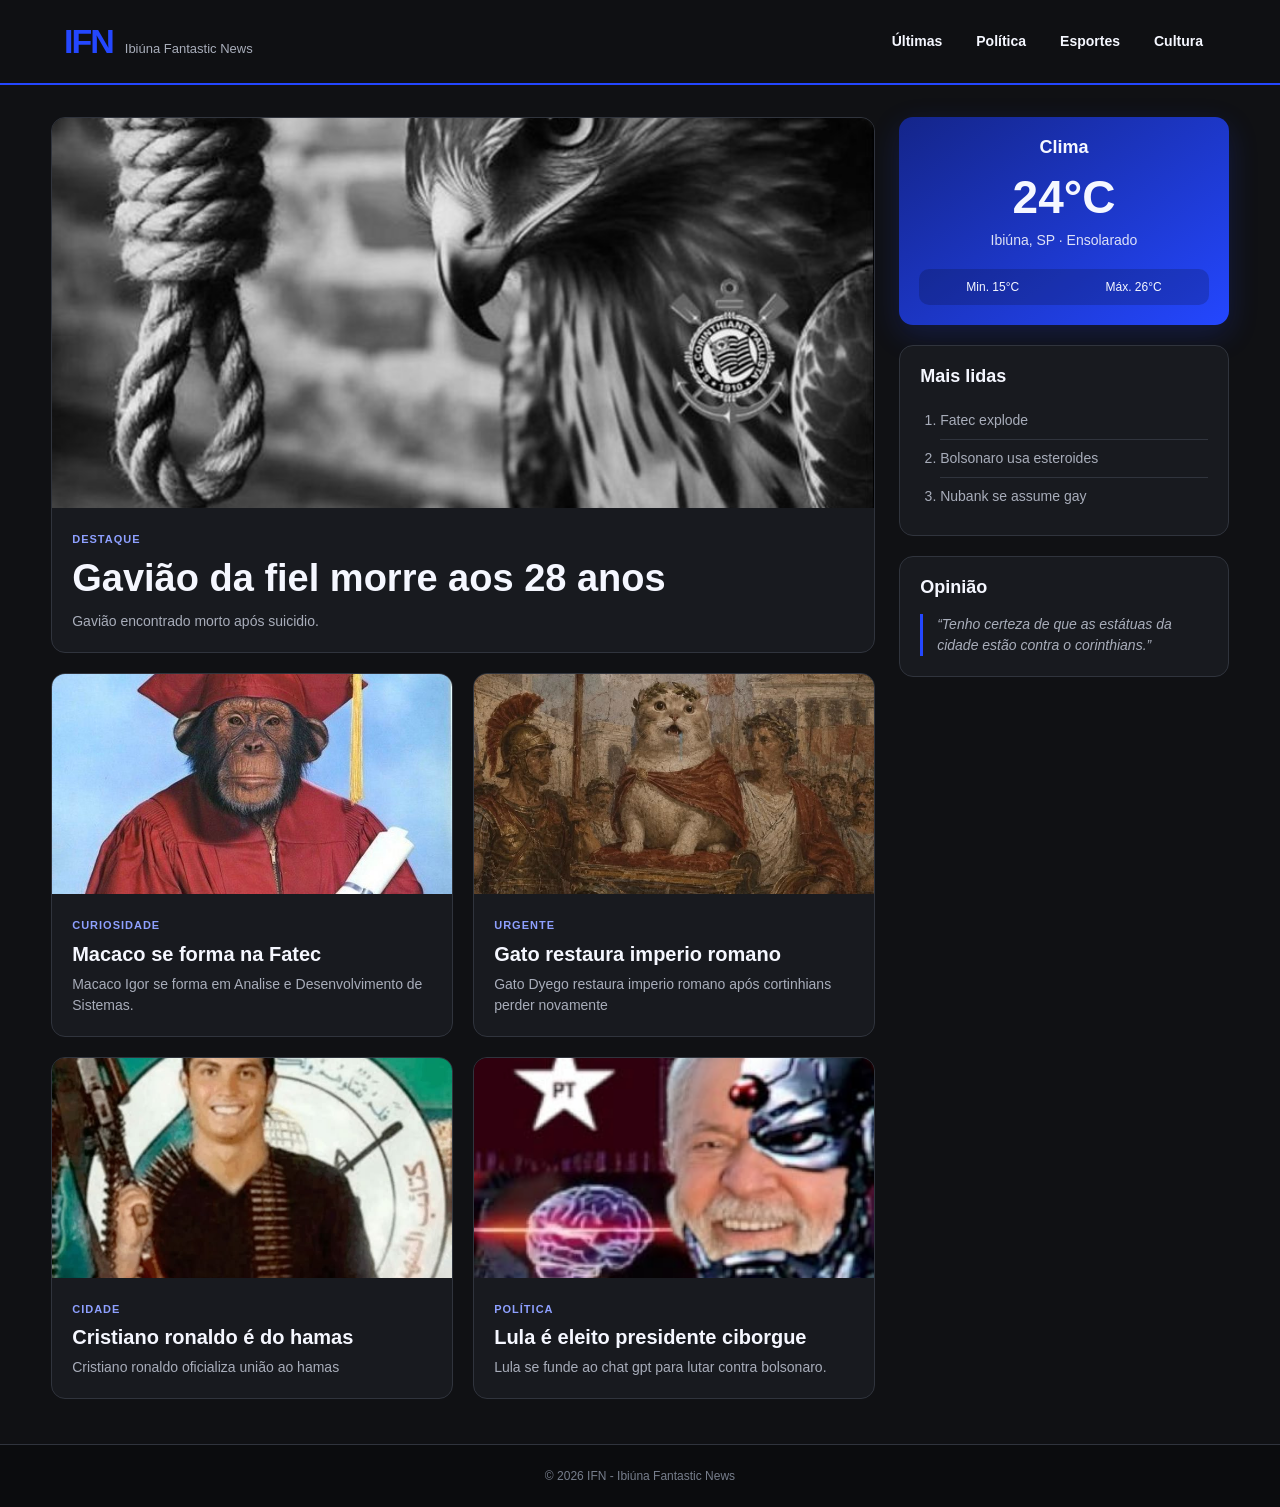
<file: atividade 4/index.html>
<!DOCTYPE html>
<html lang="pt-BR">
<head>
    <meta charset="UTF-8">
    <meta name="viewport" content="width=device-width, initial-scale=1.0">
    <title>IFN - Ibiúna Fantastic News</title>
    <link rel="stylesheet" href="style.css">
</head>
<body>

<header class="header">
    <div class="logo">
        <h1>IFN</h1>
        <span>Ibiúna Fantastic News</span>
    </div>

    <nav>
        <a href="#">Últimas</a>
        <a href="#">Política</a>
        <a href="#">Esportes</a>
        <a href="#">Cultura</a>
    </nav>
</header>

<main class="container">

    <section class="news-layout">
        <div class="main-news">

            <article class="card destaque">
                <div class="image-box">
                    <img src="gaviao.jpg" alt="Imagem da notícia">
                </div>

                <div class="news-content">
                    <span class="tag">DESTAQUE</span>
                    <h2>Gavião da fiel morre aos 28 anos</h2>
                    <p>
                        Gavião encontrado morto após suicidio.
                    </p>
                </div>
            </article>

            <div class="news-grid">

                <article class="card">
                    <div class="image-box">
                        <img src="macaco.jpg" alt="Imagem da notícia">
                    </div>
                    <div class="news-content">
                        <span class="tag">CURIOSIDADE</span>
                        <h3>Macaco se forma na Fatec</h3>
                        <p>Macaco Igor se forma em Analise e Desenvolvimento de Sistemas.</p>
                    </div>
                </article>

                <article class="card">
                    <div class="image-box">
                        <img src="gato.jpg" alt="Imagem da notícia">
                    </div>
                    <div class="news-content">
                        <span class="tag">URGENTE</span>
                        <h3>Gato restaura imperio romano</h3>
                        <p>Gato Dyego restaura imperio romano após cortinhians perder novamente</p>
                    </div>
                </article>

                <article class="card">
                    <div class="image-box">
                        <img src="cr7.jpg" alt="Imagem da notícia">
                    </div>
                    <div class="news-content">
                        <span class="tag">CIDADE</span>
                        <h3>Cristiano ronaldo é do hamas</h3>
                        <p>Cristiano ronaldo oficializa união ao hamas</p>
                    </div>
                </article>

                <article class="card">
                    <div class="image-box">
                        <img src="luladroide.jpg" alt="Imagem da notícia">
                    </div>
                    <div class="news-content">
                        <span class="tag">POLÍTICA</span>
                        <h3>Lula é eleito presidente ciborgue</h3>
                        <p>Lula se funde ao chat gpt para lutar contra bolsonaro.</p>
                    </div>
                </article>

            </div>
        </div>

        <aside class="sidebar">

            <section class="widget weather">
                <h3>Clima</h3>
                <strong>24°C</strong>
                <p>Ibiúna, SP · Ensolarado</p>
                <div class="minmax">
                    <span>Min. 15°C</span>
                    <span>Máx. 26°C</span>
                </div>
            </section>

            <section class="widget">
                <h3>Mais lidas</h3>
                <ol class="ranking">
                    <li>Fatec explode</li>
                    <li>Bolsonaro usa esteroides</li>
                    <li>Nubank se assume gay</li>
                </ol>
            </section>

            <section class="widget">
                <h3>Opinião</h3>
                <blockquote>
                    “Tenho certeza de que as estátuas da cidade estão contra o corinthians.”
                </blockquote>
            </section>

        </aside>
    </section>

</main>

<footer>
    © 2026 IFN - Ibiúna Fantastic News
</footer>

</body>
</html>
</file>
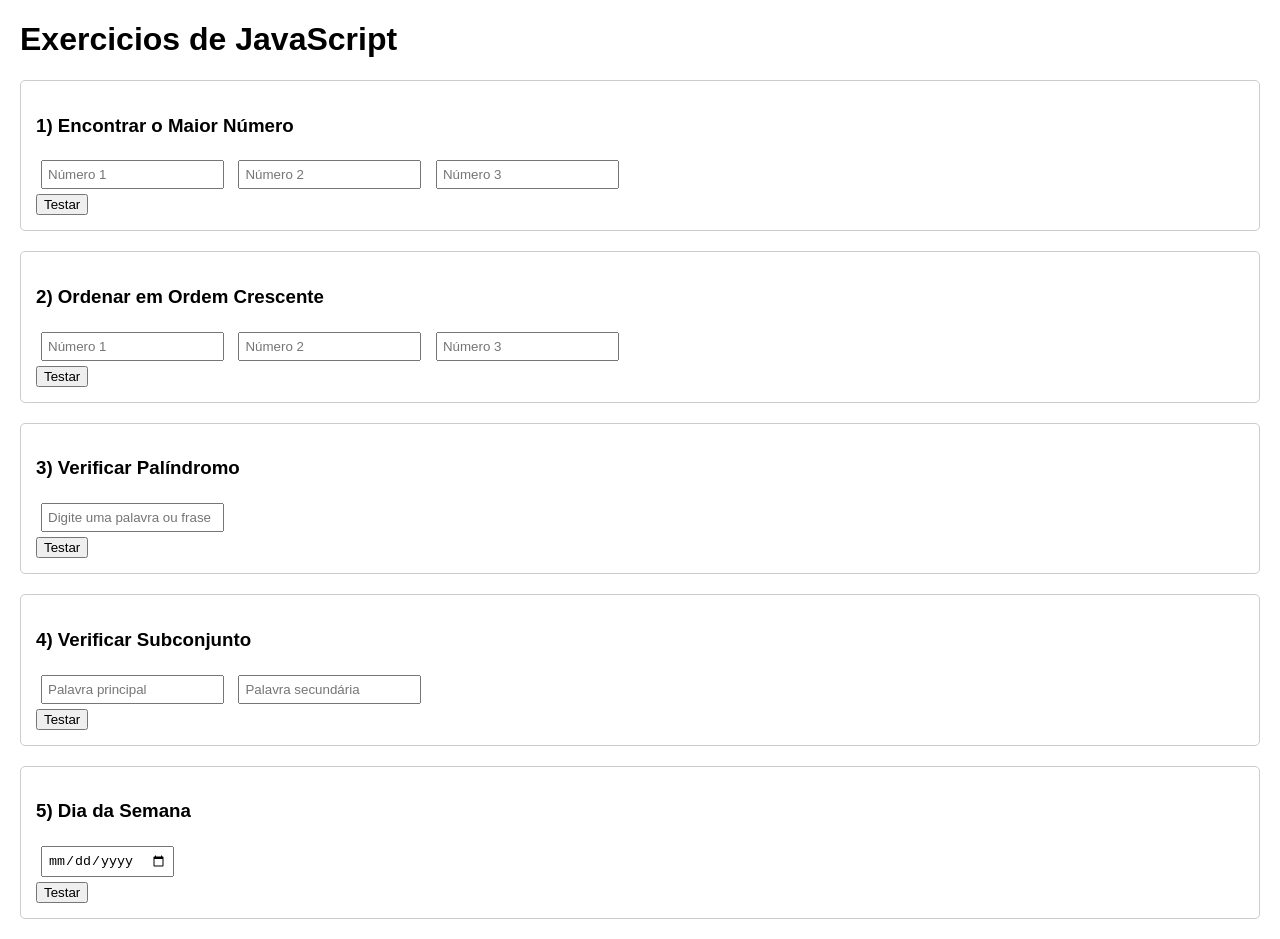
<file: atividade 9/index.html>
<!DOCTYPE html>
<html>
<head>
    <meta charset="UTF-8">
    <title>Atividade 9</title>
    <style>
        body {
            font-family: Arial, sans-serif;
            margin: 20px;
        }
        .secao {
            margin-bottom: 20px;
            padding: 15px;
            border: 1px solid #ccc;
            border-radius: 5px;
        }
        input {
            margin: 5px;
            padding: 5px;
        }
    </style>
</head>
<body>

    <h1>Exercicios de JavaScript</h1>

    <div class="secao">
        <h3>1) Encontrar o Maior Número</h3>
        <input type="number" id="num1" placeholder="Número 1">
        <input type="number" id="num2" placeholder="Número 2">
        <input type="number" id="num3" placeholder="Número 3">
        <br>
        <button onclick="testarMaior()">Testar</button>
    </div>

    <div class="secao">
        <h3>2) Ordenar em Ordem Crescente</h3>
        <input type="number" id="ord1" placeholder="Número 1">
        <input type="number" id="ord2" placeholder="Número 2">
        <input type="number" id="ord3" placeholder="Número 3">
        <br>
        <button onclick="testarOrdem()">Testar</button>
    </div>

    <div class="secao">
        <h3>3) Verificar Palíndromo</h3>
        <input type="text" id="palavraPalindromo" placeholder="Digite uma palavra ou frase">
        <br>
        <button onclick="testarPalindromo()">Testar</button>
    </div>

    <div class="secao">
        <h3>4) Verificar Subconjunto</h3>
        <input type="text" id="palavra1" placeholder="Palavra principal">
        <input type="text" id="palavra2" placeholder="Palavra secundária">
        <br>
        <button onclick="testarSubconjunto()">Testar</button>
    </div>

    <div class="secao">
        <h3>5) Dia da Semana</h3>
        <input type="date" id="dataInput">
        <br>
        <button onclick="testarDia()">Testar</button>
    </div>

    <script src="script.js"></script>
    <script>
        function testarMaior() {
            let n1 = parseFloat(document.getElementById("num1").value);
            let n2 = parseFloat(document.getElementById("num2").value);
            let n3 = parseFloat(document.getElementById("num3").value);
            
            let resultado = encontrarMaior(n1, n2, n3);
            alert("O maior número é: " + resultado);
        }

        function testarOrdem() {
            let n1 = parseFloat(document.getElementById("ord1").value);
            let n2 = parseFloat(document.getElementById("ord2").value);
            let n3 = parseFloat(document.getElementById("ord3").value);
            
            let resultado = ordenarCrescente(n1, n2, n3);
            alert("Em ordem crescente: " + resultado);
        }

        function testarPalindromo() {
            let texto = document.getElementById("palavraPalindromo").value;
            let resultado = verificarPalindromo(texto);
            alert("O texto " + resultado);
        }

        function testarSubconjunto() {
            let p1 = document.getElementById("palavra1").value;
            let p2 = document.getElementById("palavra2").value;
            
            let resultado = verificarSubconjunto(p1, p2);
            alert("Resultado: " + resultado);
        }

        function testarDia() {
            let dataStr = document.getElementById("dataInput").value;
            let resultado = obterDiaDaSemana(dataStr);
            alert("O dia da semana é: " + resultado);
        }
    </script>

</body>
</html>
</file>
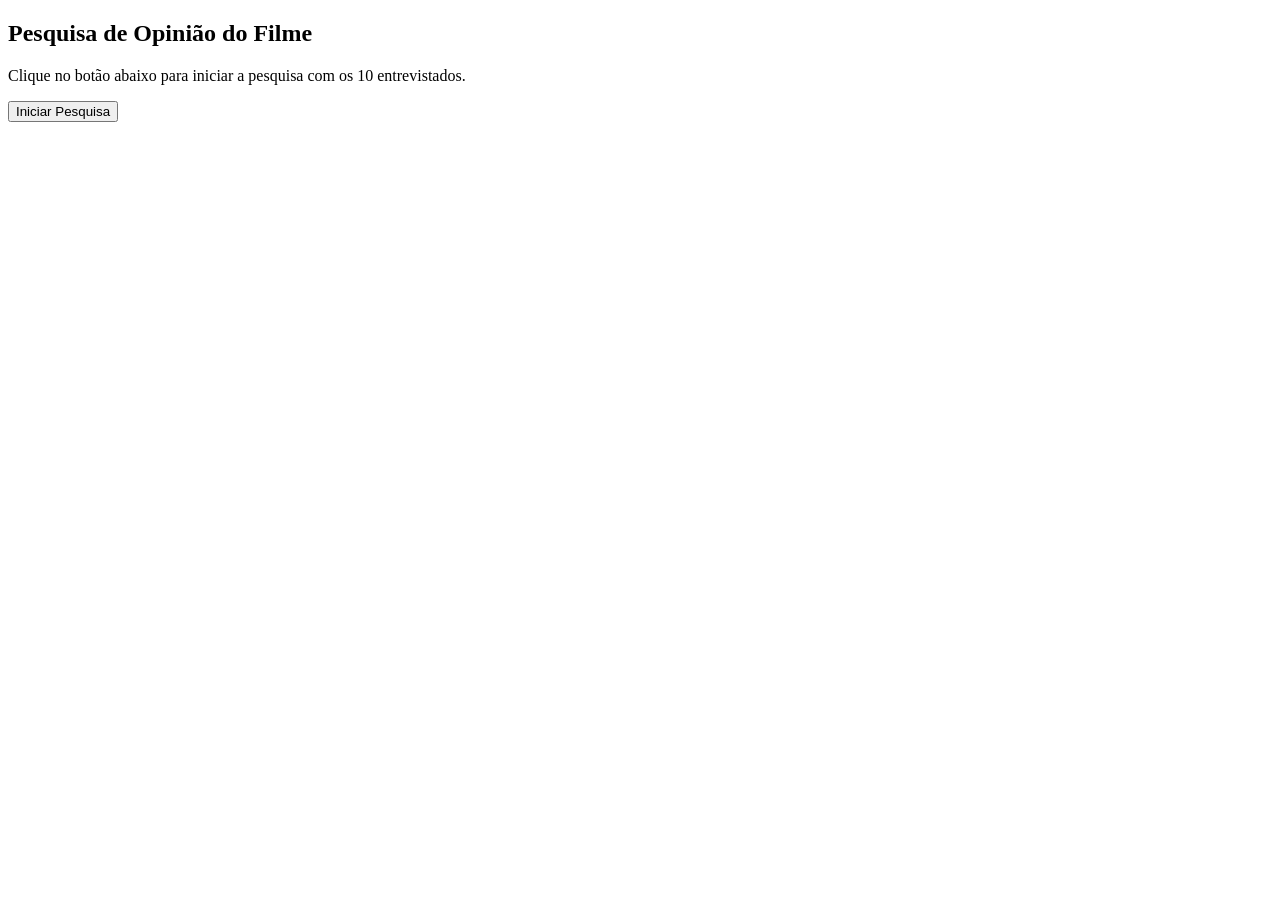
<file: Atividade8/index.html>
<!DOCTYPE html>
<html lang="pt-BR">
<head>
    <meta charset="UTF-8">
    <meta name="viewport" content="width=device-width, initial-scale=1.0">
    <title>Pesquisa do Filme</title>
</head>
<body>

    <h2>Pesquisa de Opinião do Filme</h2>
    <p>Clique no botão abaixo para iniciar a pesquisa com os 10 entrevistados.</p>
    <button onclick="iniciarPesquisa()">Iniciar Pesquisa</button>

    <script>
        function iniciarPesquisa() {
            let totalPessoas = 10;
            let somaIdades = 0;
            let maisVelha = 0;
            let maisNova = 999;
            let qtdPessimo = 0;
            let qtdOtimoBom = 0;
            let qtdMulheres = 0;
            let qtdHomens = 0;
            let qtdOutros = 0;

            for (let i = 1; i <= totalPessoas; i++) {
                let idade = Number(prompt("Digite a idade da pessoa " + i + ":"));
                let sexo = prompt("Digite o sexo (F, M ou O):");
                let opiniao = Number(prompt("Digite a opinião (4=Ótimo, 3=Bom, 2=Regular, 1=Péssimo):"));

                somaIdades = somaIdades + idade;

                if (idade > maisVelha) {
                    maisVelha = idade;
                }
                if (idade < maisNova) {
                    maisNova = idade;
                }

                if (opiniao == 1) {
                    qtdPessimo = qtdPessimo + 1;
                }
                if (opiniao == 3 || opiniao == 4) {
                    qtdOtimoBom = qtdOtimoBom + 1;
                }

                if (sexo == "F" || sexo == "f") {
                    qtdMulheres = qtdMulheres + 1;
                } else if (sexo == "M" || sexo == "m") {
                    qtdHomens = qtdHomens + 1;
                } else {
                    qtdOutros = qtdOutros + 1;
                }
            }

            let mediaIdade = somaIdades / totalPessoas;
            let porcentagem = (qtdOtimoBom * 100) / totalPessoas;

            alert("RESULTADOS DA PESQUISA:\n" +
                  "Média de idade: " + mediaIdade.toFixed(1) + "\n" +
                  "Pessoa mais velha: " + maisVelha + "\n" +
                  "Pessoa mais nova: " + maisNova + "\n" +
                  "Pessoas que acharam péssimo: " + qtdPessimo + "\n" +
                  "Porcentagem ótimo e bom: " + porcentagem.toFixed(1) + "%\n" +
                  "Mulheres: " + qtdMulheres + "\n" +
                  "Homens: " + qtdHomens + "\n" +
                  "Outros: " + qtdOutros);
        }
    </script>

</body>
</html>
</file>
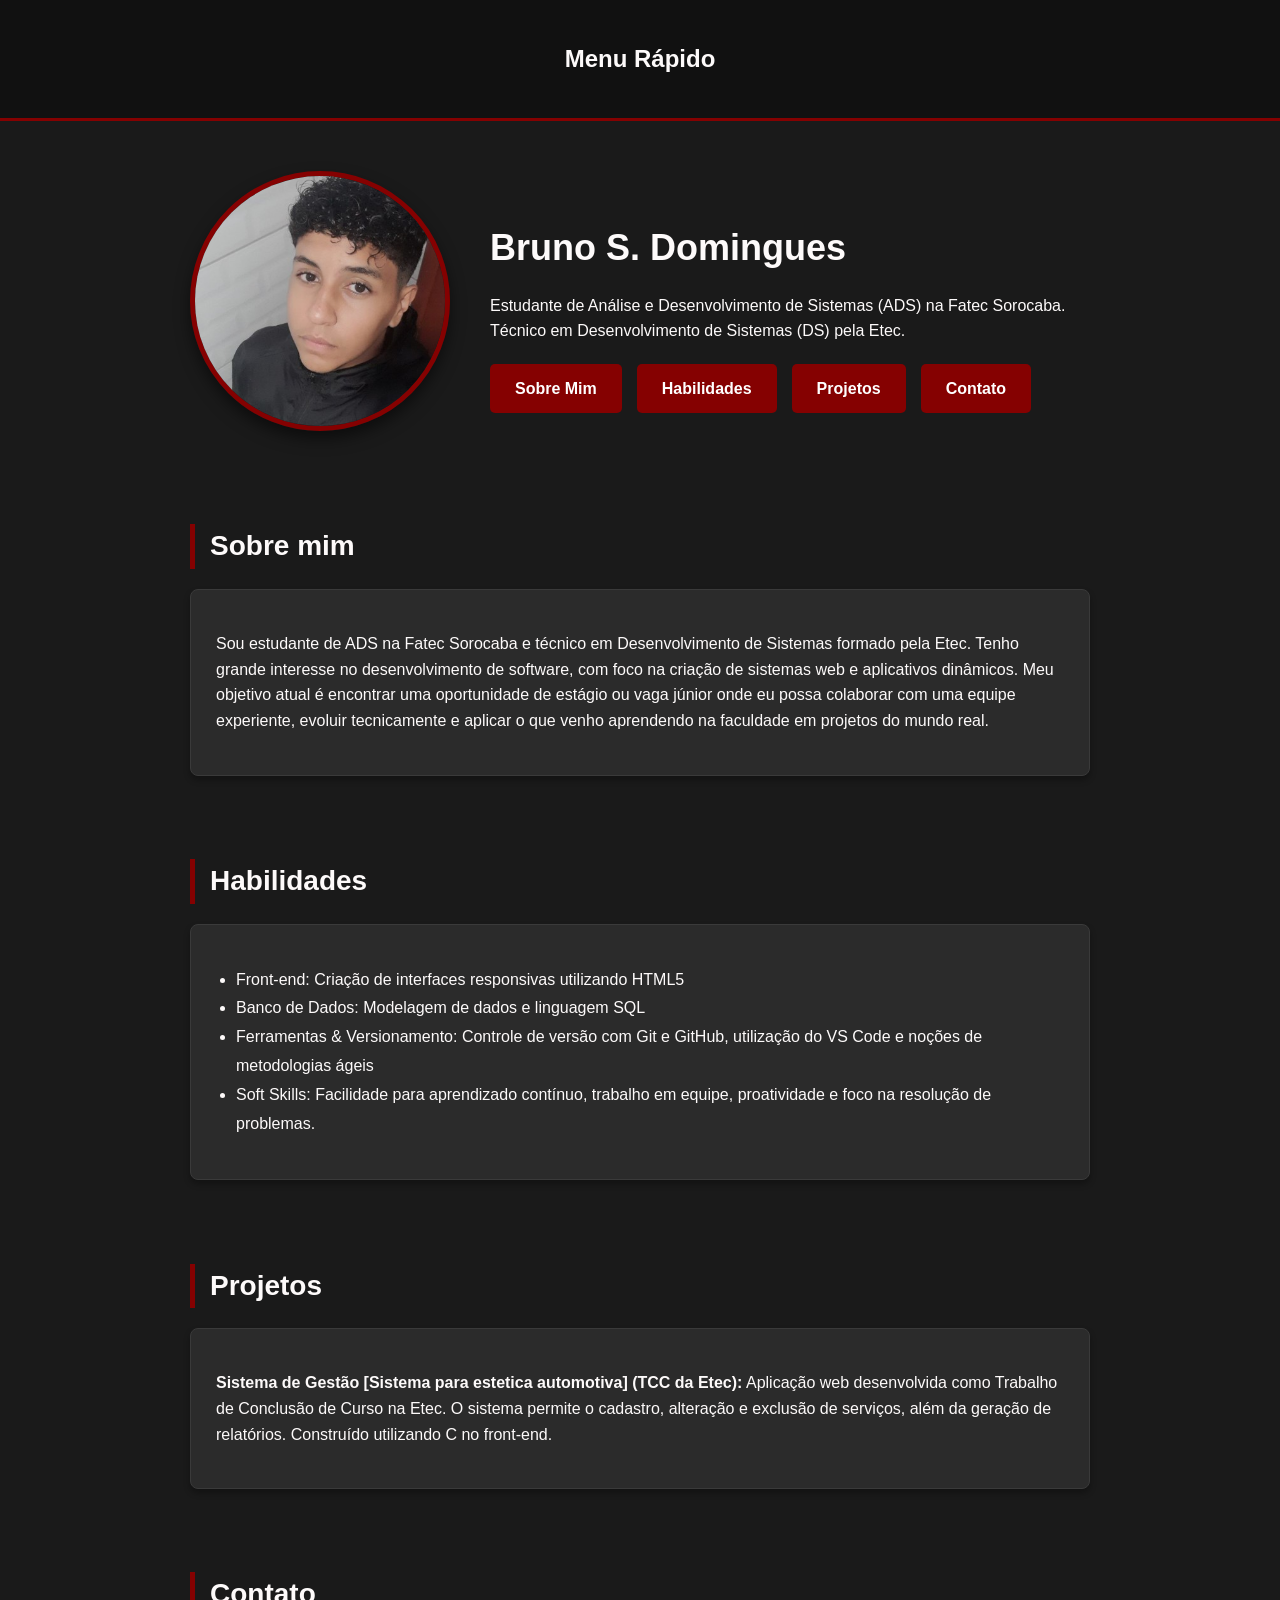
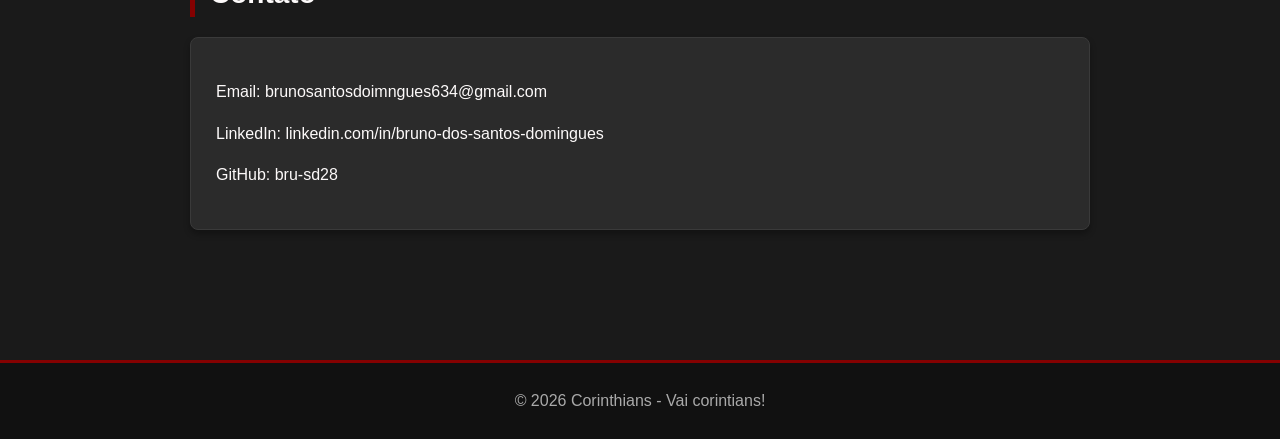
<file: atividade 3/Portfoliosimples.html>
<!DOCTYPE html>
<html lang="pt-BR">
  <head>
    <meta charset="UTF-8" />
    <meta name="viewport" content="width=device-width, initial-scale=1.0" />
    <title>Meu Portfólio</title>
    <style>
      body {
        font-family: 'Segoe UI', Arial, sans-serif;
        margin: 0;
        background: #1a1a1a;
        color: #fdfafa;
        line-height: 1.6;
      }

      .container {
        width: 90%;
        max-width: 900px;
        margin: 0 auto;
      }

      .topo {
        background: #111111;
        color: #fdfafa;
        padding: 20px 0;
        border-bottom: 3px solid #850101;
        text-align: center;
      }

      .conteudo {
        padding: 50px 0;
      }

      .apresentacao {
        display: flex;
        align-items: center;
        gap: 40px;
        flex-wrap: wrap;
        margin-bottom: 50px;
      }

      .foto-container {
        display: flex;
        flex-direction: column;
        align-items: center;
        gap: 15px;
      }

      .label-foto {
        display: block;
        width: 250px;
        height: 250px;
        border-radius: 50%;
        border: 5px solid #850101;
        box-shadow: 0 8px 15px rgba(0, 0, 0, 0.5);
        overflow: hidden;
      }

      .foto-perfil {
        width: 100%;
        height: 100%;
        object-fit: cover;
      }

      .textos-iniciais {
        flex: 1;
      }

      h1 {
        font-size: 36px;
        margin-bottom: 10px;
      }

      .menu-navegacao {
        display: flex;
        flex-wrap: wrap;
        gap: 15px;
        margin-top: 20px;
      }

      .botao {
        background: #850101;
        color: white;
        padding: 12px 25px;
        text-decoration: none;
        border-radius: 5px;
        font-weight: bold;
        transition: background 0.3s ease;
        font-size: 16px;
      }

      .botao:hover {
        background: #b30000;
      }

      .secao-estatica {
        margin-bottom: 40px;
        padding-top: 20px;
      }

      .titulo-secao {
        font-size: 28px;
        border-left: 5px solid #850101;
        padding-left: 15px;
        margin-bottom: 20px;
      }

      .caixa {
        background: #2b2b2b;
        border: 1px solid #3a3a3a;
        padding: 25px;
        border-radius: 8px;
        box-shadow: 0 4px 6px rgba(0,0,0,0.3);
      }

      .lista {
        line-height: 1.8;
        padding-left: 20px;
      }

      .rodape {
        background: #111111;
        color: #aaaaaa;
        text-align: center;
        padding: 25px;
        border-top: 3px solid #850101;
        margin-top: 40px;
      }
    </style>
  </head>
  <body>
    <header class="topo">
      <div class="container">
        <h2>Menu Rápido</h2>
      </div>
    </header>

    <main class="conteudo">
      <section class="container apresentacao">
        
        <div class="foto-container">
          <div class="label-foto">
            <img 
              id="imagem-perfil"
              src="eu.png" 
              class="foto-perfil"
              alt="Sua Foto"
            />
          </div>
        </div>

        <div class="textos-iniciais">
          <h1>Bruno S. Domingues</h1>
          <p>Estudante de Análise e Desenvolvimento de Sistemas (ADS) na Fatec Sorocaba. Técnico em Desenvolvimento de Sistemas (DS) pela Etec.</p>
          
          <nav class="menu-navegacao">
            <a href="#sobre" class="botao">Sobre Mim</a>
            <a href="#habilidades" class="botao">Habilidades</a>
            <a href="#projetos" class="botao">Projetos</a>
            <a href="#contato" class="botao">Contato</a>
          </nav>
        </div>
      </section>

      <div class="container">
        
        <section id="sobre" class="secao-estatica">
          <h2 class="titulo-secao">Sobre mim</h2>
          <div class="caixa">
            <p>
              Sou estudante de ADS na Fatec Sorocaba e técnico em Desenvolvimento de Sistemas formado pela Etec. Tenho grande interesse no desenvolvimento de software, com foco na criação de sistemas web e aplicativos dinâmicos. Meu objetivo atual é encontrar uma oportunidade de estágio ou vaga júnior onde eu possa colaborar com uma equipe experiente, evoluir tecnicamente e aplicar o que venho aprendendo na faculdade em projetos do mundo real.            </p>
          </div>
        </section>

        <section id="habilidades" class="secao-estatica">
          <h2 class="titulo-secao">Habilidades</h2>
          <div class="caixa">
            <ul class="lista">
              <li>Front-end: Criação de interfaces responsivas utilizando HTML5</li>
              <li>Banco de Dados: Modelagem de dados e linguagem SQL</li>
              <li>Ferramentas & Versionamento: Controle de versão com Git e GitHub, utilização do VS Code e noções de metodologias ágeis</li>
              <li>Soft Skills: Facilidade para aprendizado contínuo, trabalho em equipe, proatividade e foco na resolução de problemas.</li>
            </ul>
          </div>
        </section>

        <section id="projetos" class="secao-estatica">
          <h2 class="titulo-secao">Projetos</h2>
          <div class="caixa">
            <p><strong>Sistema de Gestão [Sistema para estetica automotiva] (TCC da Etec):</strong> Aplicação web desenvolvida como Trabalho de Conclusão de Curso na Etec. O sistema permite o cadastro, alteração e exclusão de serviços, além da geração de relatórios. Construído utilizando C no front-end.</p>
          </div>
        </section>

        <section id="contato" class="secao-estatica">
          <h2 class="titulo-secao">Contato</h2>
          <div class="caixa">
            <p>Email: brunosantosdoimngues634@gmail.com</p>
            <p>LinkedIn: linkedin.com/in/bruno-dos-santos-domingues</p>
            <p>GitHub: bru-sd28</p>
          </div>
        </section>

      </div>
    </main>

    <footer class="rodape">
      © 2026 Corinthians - Vai corintians!
    </footer>

  </body>
</html>
</file>
<file: atividade 4/style.css>
* {
    margin: 0;
    padding: 0;
    box-sizing: border-box;
}

:root {
    --blue: #2447ff;
    --blue-dark: #14258a;
    --bg: #101114;
    --surface: #181a1f;
    --surface-2: #20232a;
    --border: #30343d;
    --text: #f5f7ff;
    --muted: #a8adba;
}

body {
    font-family: "Segoe UI", Arial, sans-serif;
    background: var(--bg);
    color: var(--text);
    line-height: 1.5;
}

.header {
    position: sticky;
    top: 0;
    z-index: 10;
    display: flex;
    justify-content: space-between;
    align-items: center;
    gap: 25px;
    padding: 16px 5%;
    background: rgba(16, 17, 20, 0.96);
    border-bottom: 2px solid var(--blue);
    backdrop-filter: blur(10px);
}

.logo {
    display: flex;
    align-items: baseline;
    gap: 12px;
}

.logo h1 {
    color: var(--blue);
    font-size: 34px;
    font-weight: 900;
    letter-spacing: -2px;
}

.logo span {
    color: var(--muted);
    font-size: 13px;
}

nav {
    display: flex;
    gap: 8px;
    flex-wrap: wrap;
}

nav a {
    color: var(--text);
    text-decoration: none;
    font-size: 14px;
    font-weight: 600;
    padding: 8px 13px;
    border-radius: 8px;
    transition: .2s;
}

nav a:hover {
    background: var(--blue);
}

.container {
    width: min(1200px, 92%);
    margin: 32px auto;
}

.news-layout {
    display: grid;
    grid-template-columns: minmax(0, 2fr) minmax(250px, .8fr);
    gap: 24px;
}

.main-news {
    min-width: 0;
}

.card,
.widget {
    background: var(--surface);
    border: 1px solid var(--border);
    border-radius: 14px;
    overflow: hidden;
    transition: transform .2s, border-color .2s;
}

.card:hover,
.widget:hover {
    transform: translateY(-3px);
    border-color: var(--blue);
}

.destaque {
    margin-bottom: 20px;
}

.image-box {
    width: 100%;
    height: 220px;
    display: flex;
    align-items: center;
    justify-content: center;
    overflow: hidden;
    background:
        linear-gradient(135deg, #242832, #15171b);
    color: #777e8c;
    font-size: 13px;
    font-weight: 700;
    letter-spacing: .5px;
}

.destaque .image-box {
    height: 390px;
}

.image-box img {
    width: 100%;
    height: 100%;
    display: block;
    object-fit: cover;
    object-position: center;
}

.news-content {
    padding: 18px 20px 20px;
}

.tag {
    display: inline-block;
    margin-bottom: 8px;
    color: #8ea0ff;
    font-size: 11px;
    font-weight: 800;
    text-transform: uppercase;
    letter-spacing: 1px;
}

h2,
h3 {
    line-height: 1.2;
}

.destaque h2 {
    font-size: clamp(25px, 3vw, 38px);
    margin-bottom: 10px;
}

.card h3 {
    font-size: 20px;
    margin-bottom: 8px;
}

.news-content p {
    color: var(--muted);
    font-size: 14px;
}

.news-grid {
    display: grid;
    grid-template-columns: repeat(2, 1fr);
    gap: 20px;
}

.sidebar {
    display: flex;
    flex-direction: column;
    gap: 20px;
}

.widget {
    padding: 20px;
}

.widget h3 {
    font-size: 18px;
    margin-bottom: 15px;
}

.weather {
    text-align: center;
    background: linear-gradient(145deg, var(--blue-dark), var(--blue));
    border: 0;
    box-shadow: 0 10px 30px rgba(36, 71, 255, .2);
}

.weather strong {
    display: block;
    font-size: 46px;
    line-height: 1;
    margin: 10px 0;
}

.weather p {
    color: rgba(255,255,255,.85);
    font-size: 14px;
}

.minmax {
    display: flex;
    justify-content: space-around;
    gap: 10px;
    margin-top: 18px;
    padding: 9px;
    border-radius: 10px;
    background: rgba(0,0,0,.18);
    font-size: 12px;
}

.ranking {
    padding-left: 20px;
    color: var(--muted);
}

.ranking li {
    padding: 8px 0;
    border-bottom: 1px solid var(--border);
    font-size: 14px;
}

.ranking li:last-child {
    border-bottom: 0;
}

blockquote {
    color: var(--muted);
    font-size: 14px;
    font-style: italic;
    border-left: 3px solid var(--blue);
    padding-left: 14px;
}

footer {
    margin-top: 45px;
    padding: 22px;
    text-align: center;
    color: #777e8c;
    background: #0b0c0e;
    border-top: 1px solid var(--border);
    font-size: 12px;
}

@media (max-width: 900px) {
    .news-layout {
        grid-template-columns: 1fr;
    }

    .sidebar {
        display: grid;
        grid-template-columns: repeat(3, 1fr);
    }
}

@media (max-width: 650px) {
    .header {
        position: static;
        flex-direction: column;
        text-align: center;
    }

    .logo {
        flex-direction: column;
        align-items: center;
        gap: 2px;
    }

    .news-grid,
    .sidebar {
        grid-template-columns: 1fr;
    }

    .destaque .image-box {
        height: 260px;
    }

    .image-box {
        height: 190px;
    }

    .container {
        width: 94%;
        margin-top: 20px;
    }
}
</file>
